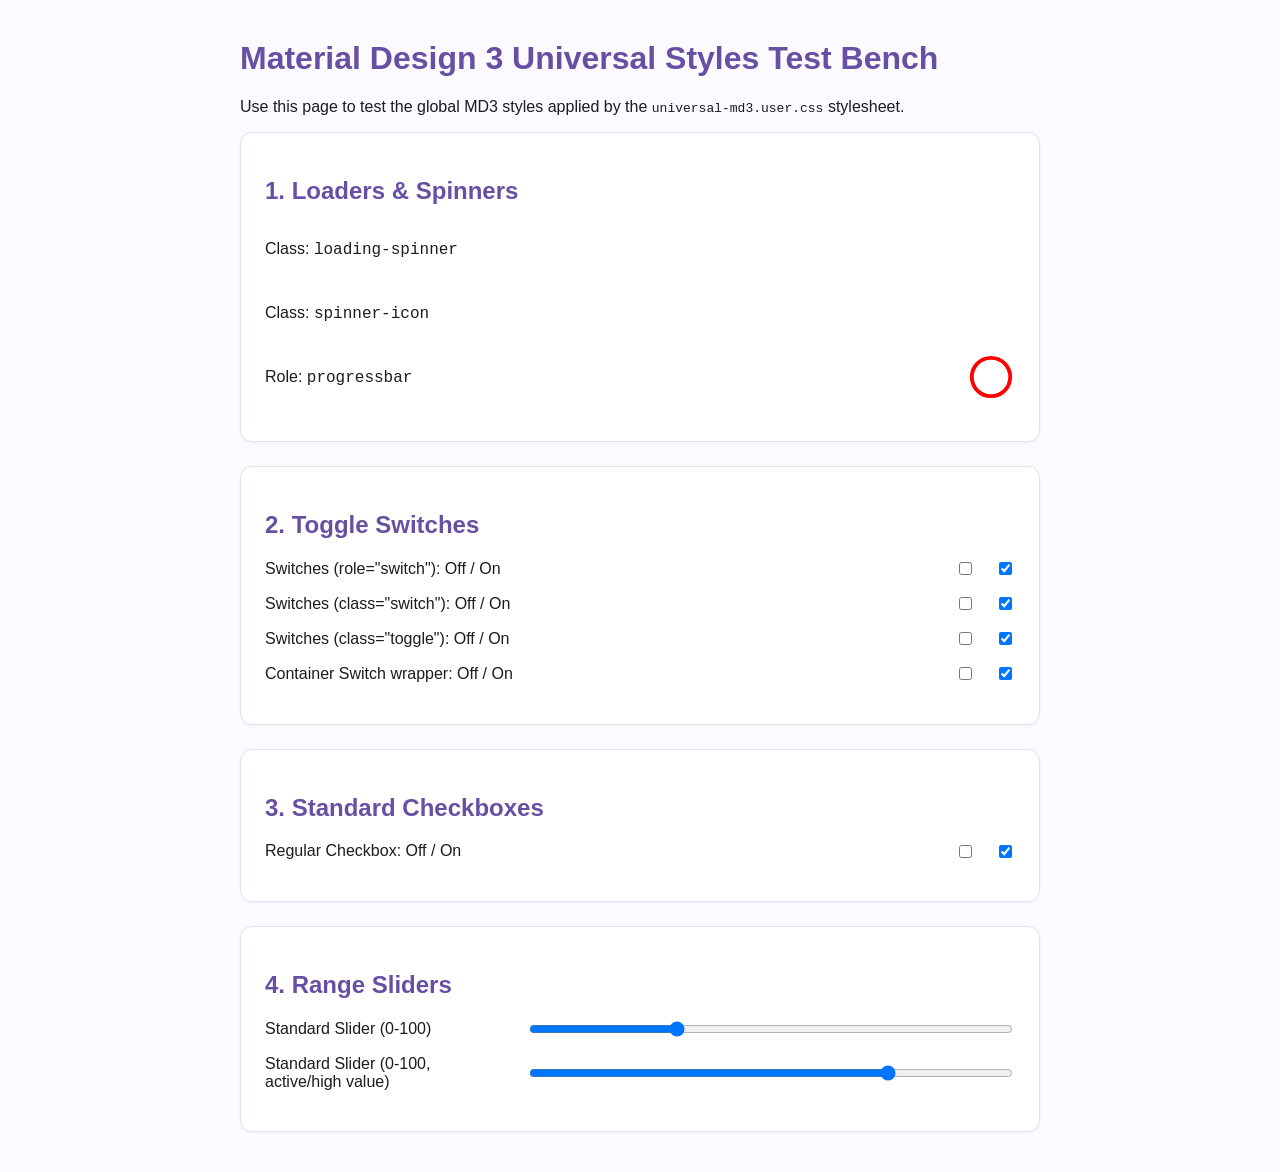
<file: test_universal.html>
<!DOCTYPE html>
<html lang="en">
<head>
  <meta charset="UTF-8">
  <meta name="viewport" content="width=device-width, initial-scale=1.0">
  <title>MD3 Universal Style Test Bench</title>
  <style>
    body {
      font-family: Roboto, -apple-system, BlinkMacSystemFont, "Segoe UI", sans-serif;
      margin: 40px auto;
      max-width: 800px;
      padding: 0 20px;
      background-color: #fbfafe; /* MD3 Light Surface */
      color: #1c1b1f; /* MD3 Light On Surface */
    }

    h1, h2 {
      color: #6750a4; /* MD3 Primary */
    }

    .section {
      background: #ffffff;
      border: 1px solid #e7e0ec;
      border-radius: 12px;
      padding: 24px;
      margin-bottom: 24px;
      box-shadow: 0 1px 3px rgba(0,0,0,0.05);
    }

    .row {
      display: flex;
      align-items: center;
      gap: 20px;
      margin-bottom: 16px;
    }

    .label {
      flex: 1;
      font-size: 16px;
    }

    /* Dummy CSS matching the throbber sizes when not set by loaders to verify rendering */
    .loading-spinner, .spinner-icon, [role="progressbar"] {
      width: 48px;
      height: 48px;
    }
  </style>
  <!-- Link the usercss file directly for easy testing in browser local preview -->
  <link rel="stylesheet" href="universal-md3.user.css">
</head>
<body>

  <h1>Material Design 3 Universal Styles Test Bench</h1>
  <p>Use this page to test the global MD3 styles applied by the <code>universal-md3.user.css</code> stylesheet.</p>

  <!-- Loaders Section -->
  <div class="section">
    <h2>1. Loaders & Spinners</h2>

    <div class="row">
      <div class="label">Class: <code>loading-spinner</code></div>
      <div class="loading-spinner"></div>
    </div>

    <div class="row">
      <div class="label">Class: <code>spinner-icon</code></div>
      <div class="spinner-icon"></div>
    </div>

    <div class="row">
      <div class="label">Role: <code>progressbar</code></div>
      <div role="progressbar">
        <!-- Hidden overlay that should be clipped -->
        <svg viewBox="0 0 100 100"><circle cx="50" cy="50" r="40" stroke="red" stroke-width="8" fill="none" /></svg>
      </div>
    </div>
  </div>

  <!-- Toggles Section -->
  <div class="section">
    <h2>2. Toggle Switches</h2>

    <div class="row">
      <div class="label">Switches (role="switch"): Off / On</div>
      <input type="checkbox" role="switch">
      <input type="checkbox" role="switch" checked>
    </div>

    <div class="row">
      <div class="label">Switches (class="switch"): Off / On</div>
      <input type="checkbox" class="switch">
      <input type="checkbox" class="switch" checked>
    </div>

    <div class="row">
      <div class="label">Switches (class="toggle"): Off / On</div>
      <input type="checkbox" class="toggle">
      <input type="checkbox" class="toggle" checked>
    </div>

    <div class="row">
      <div class="label">Container Switch wrapper: Off / On</div>
      <label class="switch">
        <input type="checkbox">
      </label>
      <label class="switch">
        <input type="checkbox" checked>
      </label>
    </div>
  </div>

  <!-- Standard Checkboxes Section -->
  <div class="section">
    <h2>3. Standard Checkboxes</h2>

    <div class="row">
      <div class="label">Regular Checkbox: Off / On</div>
      <input type="checkbox">
      <input type="checkbox" checked>
    </div>
  </div>

  <!-- Range Sliders Section -->
  <div class="section">
    <h2>4. Range Sliders</h2>

    <div class="row">
      <div class="label">Standard Slider (0-100)</div>
      <input type="range" min="0" max="100" value="30" style="flex: 2;">
    </div>

    <div class="row">
      <div class="label">Standard Slider (0-100, active/high value)</div>
      <input type="range" min="0" max="100" value="75" style="flex: 2;">
    </div>
  </div>

</body>
</html>
</file>
<file: universal-md3.user.css>
/* ==UserStyle==
@name         Universal MD3 Style (Loaders, Toggles, Sliders)
@namespace    github.com/openstyles/stylus
@version      1.0.0
@description  Globally transforms loading indicators, switches/toggles, checkboxes, and sliders into Material Design 3 (MD3) style.
@author       Antigravity
@license      MIT
==/UserStyle== */

@-moz-document regexp("https?://(?!([^/]+\\.)?(youtube\\.com|chatgpt\\.com|chat\\.openai\\.com|gemini\\.google\\.com|google\\.[a-z]{2,4}(\\.[a-z]{2})?)).*") {

  :root {
    /* Safe dynamic color derivation based on website variables + fallbacks */
    --md3-primary: var(--primary, var(--theme-color, var(--accent, var(--main-color, var(--color-primary, var(--color-accent, var(--brand, var(--brand-color, var(--accent-color, var(--primary-color, var(--link-color, var(--color-link, var(--color-brand, var(--color-accent-fg, var(--tg-theme-link-color, var(--tg-theme-button-color, var(--twitter-accent-color, var(--theme-link-color, var(--theme-primary-color, var(--vk-accent, var(--yt-spec-brand-link-text, var(--google-blue-500, var(--gm3-sys-color-primary, #6750a4)))))))))))))))))))))));
    --md3-on-primary: var(--on-primary, var(--color-on-primary, #ffffff));
    --md3-surface-container-highest: color-mix(in srgb, currentColor 12%, transparent);
    --md3-outline: color-mix(in srgb, currentColor 40%, transparent);
  }

  /* ==========================================
     1. MD3 Toggle Switches
     ========================================== */
  input[type="checkbox"][role="switch"],
  input[type="checkbox"].switch,
  input[type="checkbox"].toggle,
  .switch input[type="checkbox"],
  .toggle input[type="checkbox"] {
    appearance: none !important;
    -webkit-appearance: none !important;
    -moz-appearance: none !important;
    width: 52px !important;
    height: 32px !important;
    border-radius: 16px !important;
    background-color: var(--md3-surface-container-highest) !important;
    border: 2px solid var(--md3-outline) !important;
    position: relative !important;
    outline: none !important;
    cursor: pointer !important;
    transition: background-color 0.2s, border-color 0.2s !important;
    box-sizing: border-box !important;
    display: inline-block !important;
    vertical-align: middle !important;
  }

  input[type="checkbox"][role="switch"]::after,
  input[type="checkbox"].switch::after,
  input[type="checkbox"].toggle::after,
  .switch input[type="checkbox"]::after,
  .toggle input[type="checkbox"]::after {
    content: "" !important;
    position: absolute !important;
    top: 50% !important;
    left: 6px !important;
    transform: translateY(-50%) !important;
    width: 16px !important;
    height: 16px !important;
    border-radius: 50% !important;
    background-color: var(--md3-outline) !important;
    transition: left 0.2s, width 0.2s, height 0.2s, background-color 0.2s !important;
  }

  /* Checked Switch State */
  input[type="checkbox"][role="switch"]:checked,
  input[type="checkbox"].switch:checked,
  input[type="checkbox"].toggle:checked,
  .switch input[type="checkbox"]:checked,
  .toggle input[type="checkbox"]:checked {
    background-color: var(--md3-primary) !important;
    border-color: var(--md3-primary) !important;
  }

  input[type="checkbox"][role="switch"]:checked::after,
  input[type="checkbox"].switch:checked::after,
  input[type="checkbox"].toggle:checked::after,
  .switch input[type="checkbox"]:checked::after,
  .toggle input[type="checkbox"]:checked::after {
    left: 22px !important;
    width: 24px !important;
    height: 24px !important;
    background-color: var(--md3-on-primary) !important;
  }

  /* ==========================================
     2. MD3 Standard Checkboxes
     ========================================== */
  input[type="checkbox"]:not([role="switch"]):not(.switch):not(.toggle):not(.switch *):not(.toggle *) {
    appearance: none !important;
    -webkit-appearance: none !important;
    -moz-appearance: none !important;
    width: 18px !important;
    height: 18px !important;
    border-radius: 4px !important;
    border: 2px solid var(--md3-outline) !important;
    position: relative !important;
    outline: none !important;
    cursor: pointer !important;
    background-color: transparent !important;
    transition: background-color 0.2s, border-color 0.2s !important;
    box-sizing: border-box !important;
    display: inline-block !important;
    vertical-align: middle !important;
  }

  input[type="checkbox"]:not([role="switch"]):not(.switch):not(.toggle):not(.switch *):not(.toggle *):checked {
    background-color: var(--md3-primary) !important;
    border-color: var(--md3-primary) !important;
  }

  input[type="checkbox"]:not([role="switch"]):not(.switch):not(.toggle):not(.switch *):not(.toggle *)::after {
    content: "" !important;
    position: absolute !important;
    left: 4px !important;
    top: 1px !important;
    width: 5px !important;
    height: 9px !important;
    border: solid transparent !important;
    border-width: 0 2px 2px 0 !important;
    transform: rotate(45deg) scale(0) !important;
    transition: transform 0.15s ease, border-color 0.15s !important;
  }

  input[type="checkbox"]:not([role="switch"]):not(.switch):not(.toggle):not(.switch *):not(.toggle *):checked::after {
    border-color: var(--md3-on-primary) !important;
    transform: rotate(45deg) scale(1) !important;
  }

  /* ==========================================
     3. MD3 Sliders (Range input)
     ========================================== */
  input[type="range"] {
    appearance: none !important;
    -webkit-appearance: none !important;
    width: 100% !important;
    height: 36px !important;
    background: transparent !important;
    cursor: pointer !important;
    overflow: hidden !important; /* Clips the Webkit thumb shadow within the track */
  }

  /* Webkit Track (Chrome, Safari, Edge, Opera) */
  input[type="range"]::-webkit-slider-runnable-track {
    height: 20px !important;
    background: var(--md3-surface-container-highest) !important;
    border-radius: 6px 20px 20px 6px !important; /* Emulates active/inactive border radiuses */
    border: none !important;
  }

  /* Webkit Thumb (Vertical Handle) */
  input[type="range"]::-webkit-slider-thumb {
    appearance: none !important;
    -webkit-appearance: none !important;
    height: 32px !important;
    width: 4px !important;
    border-radius: 2px !important;
    background: var(--md3-primary) !important;
    border: none !important;
    margin-top: -6px !important; /* Centers 32px handle in 20px track: (20 - 32)/2 = -6px */
    box-shadow: -100vw 0 0 100vw var(--md3-primary) !important; /* Filled track shadow */
    transition: transform 0.1s, background-color 0.2s !important;
  }

  input[type="range"]:active::-webkit-slider-thumb {
    transform: scaleX(1.5) scaleY(1.1) !important;
  }

  /* Firefox Track */
  input[type="range"]::-moz-range-track {
    height: 20px !important;
    background: var(--md3-surface-container-highest) !important;
    border-radius: 6px !important;
    border: none !important;
  }

  /* Firefox Active Track portion */
  input[type="range"]::-moz-range-progress {
    height: 20px !important;
    background-color: var(--md3-primary) !important;
    border-radius: 6px 2px 2px 6px !important;
  }

  /* Firefox Thumb (Vertical Handle) */
  input[type="range"]::-moz-range-thumb {
    height: 32px !important;
    width: 4px !important;
    border: none !important;
    border-radius: 2px !important;
    background: var(--md3-primary) !important;
    transition: transform 0.1s, background-color 0.2s !important;
  }

  input[type="range"]:active::-moz-range-thumb {
    transform: scaleX(1.5) scaleY(1.1) !important;
  }

  /* ==========================================
     4. MD3 Morphing Loading Spinners
     ========================================== */
  .loading-spinner,
  [class*="loading-spinner"],
  [class*="spinner-icon"],
  svg[class*="animate-spin"],
  .animate-spin,
  mat-spinner,
  mat-progress-spinner,
  .mat-mdc-progress-spinner,
  .mat-progress-spinner,
  .gmat-mdc-progress-spinner,
  .thinking-dots-animation[lottie-animation],
  [role="progressbar"]:not(input):not(textarea):not([contenteditable]),
  .anim-rotate,
  .Spinner,
  svg.anim-rotate,
  svg.Spinner,
  svg.Spinner-icon {
    background-color: var(--md3-primary) !important;
    mask-image: url("data:image/svg+xml;utf8,<svg xmlns='http://www.w3.org/2000/svg' viewBox='0 0 768 768'><g><animateTransform attributeName='transform' type='rotate' values='0 384 384;90 384 384;120 384 384;210 384 384;240 384 384;330 384 384;360 384 384;450 384 384;480 384 384;570 384 384;600 384 384;690 384 384;720 384 384' keyTimes='0.0000;0.0800;0.1667;0.2467;0.3333;0.4133;0.5000;0.5800;0.6667;0.7467;0.8333;0.9133;1.0000' keySplines='0.25 0.1 0.25 1;0.5 0 1 0.9;0.25 0.1 0.25 1;0.5 0 1 0.9;0.25 0.1 0.25 1;0.5 0 1 0.9;0.25 0.1 0.25 1;0.5 0 1 0.9;0.25 0.1 0.25 1;0.5 0 1 0.9;0.25 0.1 0.25 1;0.5 0 1 0.9' dur='4.8s' repeatCount='indefinite' calcMode='spline'/><g transform='translate(0, 768) scale(0.1, -0.1)'><path d='M3693 6530 c-23 -5 -70 -21 -105 -35 -35 -15 -101 -42 -148 -62 -99 -41 -123 -57 -208 -135 -48 -44 -75 -61 -120 -74 -31 -9 -89 -35 -127 -59 -100 -60 -134 -68 -270 -71 -156 -2 -345 -21 -394 -38 -21 -7 -58 -29 -82 -48 -24 -20 -69 -51 -100 -69 -85 -50 -191 -170 -240 -270 -23 -46 -52 -95 -64 -109 -33 -35 -62 -105 -69 -170 -15 -127 -30 -197 -49 -235 -41 -82 -145 -214 -277 -350 -123 -127 -138 -147 -164 -213 -16 -43 -48 -96 -76 -130 -71 -86 -75 -104 -75 -352 1 -244 4 -259 79 -364 24 -34 51 -85 60 -112 8 -27 36 -114 61 -193 58 -181 62 -251 21 -451 -35 -172 -31 -236 23 -348 21 -42 46 -102 56 -132 36 -112 70 -161 222 -321 71 -75 94 -89 203 -129 30 -11 76 -37 103 -59 46 -39 86 -57 177 -81 32 -9 55 -24 80 -53 43 -49 84 -91 134 -136 20 -18 52 -64 71 -101 33 -66 78 -122 199 -248 65 -68 98 -89 186 -117 30 -10 78 -33 106 -51 97 -64 114 -68 284 -69 168 0 204 7 324 67 84 42 171 58 326 58 155 0 242 -16 326 -58 118 -59 157 -67 314 -67 157 0 169 3 310 64 47 21 105 46 130 57 31 13 87 60 181 152 120 117 140 142 169 205 24 53 49 89 99 138 36 36 82 83 101 105 23 26 56 47 95 62 33 13 86 44 119 69 57 45 112 71 151 73 45 1 107 43 228 154 139 129 168 169 199 277 11 39 35 107 53 149 49 114 52 176 19 340 -42 208 -39 271 26 461 58 170 74 203 125 267 19 24 39 60 44 80 34 140 40 510 9 598 -8 23 -31 61 -50 85 -20 24 -54 78 -78 119 -31 55 -78 112 -179 215 -195 199 -278 331 -301 478 -33 210 -37 227 -78 280 -22 29 -54 80 -72 114 -46 88 -188 224 -257 247 -30 10 -74 37 -109 67 -31 28 -69 55 -83 61 -35 13 -165 26 -376 37 -191 11 -216 17 -295 80 -28 22 -70 46 -93 52 -63 17 -115 46 -166 94 -53 48 -72 59 -149 86 -30 10 -78 36 -106 58 -28 21 -62 44 -76 52 -30 16 -313 23 -377 9z' fill='white' opacity='1'><animate attributeName='opacity' values='1;1;0;0;1' keyTimes='0;0.1667;0.1697;0.9970;1' dur='4.8s' repeatCount='indefinite' calcMode='linear'/></path><path d='M3710 6476 c-25 -7 -108 -30 -184 -50 -159 -42 -164 -44 -231 -101 -27 -23 -81 -61 -120 -85 -38 -23 -92 -64 -120 -90 -27 -26 -69 -58 -93 -70 -24 -11 -70 -45 -102 -75 -32 -30 -81 -65 -109 -79 -28 -14 -78 -51 -113 -82 -35 -31 -88 -69 -119 -84 -30 -16 -78 -51 -106 -79 -32 -32 -77 -62 -118 -81 -37 -17 -95 -53 -129 -82 -33 -28 -88 -64 -122 -79 -33 -15 -82 -49 -110 -76 -27 -27 -78 -65 -113 -83 -35 -19 -75 -49 -90 -68 -14 -18 -62 -54 -106 -80 -44 -25 -111 -76 -150 -112 -38 -37 -91 -87 -117 -111 -28 -26 -80 -98 -127 -176 -100 -167 -114 -218 -113 -423 0 -165 15 -253 61 -357 34 -78 102 -280 135 -399 13 -46 40 -112 64 -151 34 -56 46 -90 62 -174 25 -132 42 -182 95 -283 36 -67 48 -107 74 -236 25 -127 39 -172 76 -248 30 -60 56 -136 75 -215 48 -196 51 -205 91 -272 22 -35 50 -95 64 -132 29 -79 133 -207 212 -263 26 -18 69 -53 94 -76 26 -23 64 -47 85 -53 171 -45 332 -81 397 -90 127 -18 708 -14 862 5 166 21 384 21 550 0 154 -19 735 -23 862 -5 97 13 383 83 420 103 16 8 46 33 68 56 22 23 53 49 70 57 37 20 136 113 186 176 25 31 46 74 60 120 12 40 43 113 69 162 41 77 53 111 78 235 22 112 39 163 69 225 47 93 77 186 104 328 10 56 29 122 42 147 13 25 36 69 51 98 15 28 40 111 57 184 22 98 39 149 67 198 54 94 59 110 81 224 23 119 34 150 65 191 66 87 96 222 96 431 -1 236 -12 275 -139 482 -49 79 -81 118 -135 164 -39 34 -83 76 -99 94 -15 18 -60 54 -100 81 -39 26 -95 67 -124 90 -28 23 -82 57 -120 76 -37 19 -93 55 -123 79 -30 25 -83 61 -116 81 -34 20 -88 58 -120 83 -33 25 -80 57 -106 70 -25 13 -66 47 -90 75 -31 36 -66 62 -122 90 -43 22 -99 60 -125 83 -25 24 -78 60 -117 79 -46 23 -90 56 -125 92 -30 32 -74 67 -99 80 -25 13 -70 43 -100 67 -30 25 -80 59 -110 77 -30 18 -86 57 -125 86 -39 30 -90 58 -115 65 -25 6 -99 30 -165 52 -104 36 -134 41 -225 44 -69 3 -120 -1 -150 -10z' fill='white' opacity='0'><animate attributeName='opacity' values='0;0;1;1;0;0' keyTimes='0;0.1637;0.1667;0.3333;0.3363;1' dur='4.8s' repeatCount='indefinite' calcMode='linear'/></path><path d='M3920 6233 c-228 -22 -258 -29 -361 -90 -37 -22 -88 -40 -154 -54 -125 -27 -139 -32 -200 -79 -27 -21 -81 -55 -120 -75 -38 -20 -97 -62 -130 -94 -33 -31 -76 -68 -95 -81 -50 -34 -911 -901 -994 -1000 -42 -51 -83 -114 -106 -164 -21 -45 -58 -104 -82 -131 -60 -67 -64 -75 -92 -210 -19 -88 -35 -135 -66 -192 -61 -111 -70 -166 -77 -493 -4 -236 -3 -305 11 -400 20 -134 39 -206 71 -270 13 -25 41 -99 64 -163 30 -88 52 -134 88 -182 30 -40 61 -97 79 -147 23 -65 41 -95 84 -143 31 -33 70 -82 88 -110 17 -27 50 -63 73 -80 22 -16 57 -52 78 -80 27 -35 58 -62 102 -85 35 -19 84 -53 109 -76 25 -23 70 -56 100 -74 30 -18 87 -56 125 -85 64 -49 81 -56 192 -84 68 -17 150 -44 183 -61 142 -72 313 -94 665 -87 363 8 403 14 540 81 76 38 136 60 195 71 106 21 134 33 189 79 25 21 74 52 110 69 36 18 94 59 130 92 36 33 82 71 101 85 46 32 894 881 944 945 22 28 56 68 77 90 21 22 56 78 77 125 22 47 60 108 84 135 60 67 64 75 92 210 19 88 35 135 66 192 61 111 70 166 77 493 4 236 3 305 -11 400 -20 134 -39 206 -71 270 -13 25 -41 99 -64 163 -30 88 -52 134 -88 182 -30 40 -61 97 -79 147 -23 65 -41 95 -84 143 -31 33 -70 83 -88 110 -17 28 -50 63 -73 80 -22 16 -57 52 -78 80 -26 35 -58 62 -101 84 -34 19 -87 55 -116 82 -29 27 -71 57 -93 68 -21 11 -75 47 -118 80 -73 55 -89 62 -189 87 -60 14 -147 44 -194 65 -154 69 -299 90 -607 87 -126 0 -244 -3 -263 -5z' fill='white' opacity='0'><animate attributeName='opacity' values='0;0;1;1;0;0' keyTimes='0;0.3303;0.3333;0.5000;0.5030;1' dur='4.8s' repeatCount='indefinite' calcMode='linear'/></path><path d='M3706 6544 c-22 -8 -65 -36 -95 -62 -31 -27 -85 -68 -120 -91 -35 -24 -80 -59 -100 -78 -20 -19 -63 -52 -96 -73 -33 -22 -77 -59 -98 -84 -21 -26 -61 -61 -90 -80 -29 -18 -67 -49 -85 -69 -57 -65 -74 -69 -322 -83 -124 -7 -273 -13 -333 -14 -117 0 -262 -27 -334 -61 -23 -11 -61 -39 -84 -62 -65 -65 -147 -196 -163 -263 -10 -40 -19 -168 -26 -394 -6 -184 -16 -353 -22 -375 -6 -26 -29 -59 -62 -95 -29 -30 -64 -74 -79 -97 -14 -23 -47 -59 -72 -80 -25 -21 -59 -58 -75 -83 -16 -25 -48 -63 -70 -85 -23 -22 -64 -72 -90 -110 -26 -39 -68 -94 -93 -123 -57 -68 -81 -140 -80 -248 0 -95 26 -161 90 -234 22 -25 59 -73 82 -108 23 -34 61 -84 84 -110 23 -26 56 -70 74 -97 18 -28 53 -67 78 -88 25 -21 58 -57 72 -80 15 -23 50 -67 79 -97 64 -67 71 -92 79 -290 4 -80 10 -230 15 -335 15 -328 51 -411 237 -537 123 -83 128 -84 543 -98 179 -6 347 -15 374 -22 39 -8 60 -22 100 -63 28 -29 70 -64 93 -79 23 -14 58 -46 79 -71 21 -25 63 -61 93 -82 31 -20 69 -52 86 -71 16 -19 62 -56 100 -82 39 -26 95 -69 125 -94 67 -57 126 -76 241 -76 108 0 155 16 228 78 31 27 79 64 106 82 28 18 71 52 96 75 25 23 74 61 110 83 35 22 81 61 102 87 21 25 57 57 80 71 23 15 65 50 93 79 44 45 60 55 105 64 58 11 429 31 572 31 102 0 247 29 315 64 98 49 226 222 251 338 5 23 15 192 21 373 6 182 15 351 21 377 8 35 23 59 63 100 29 30 65 72 79 95 14 23 47 59 72 80 25 21 59 58 75 83 16 25 48 63 70 85 23 22 64 72 90 110 26 39 68 94 93 123 57 68 81 140 80 248 0 95 -26 161 -90 234 -22 25 -54 68 -73 95 -18 28 -50 68 -70 90 -20 23 -60 74 -88 115 -28 41 -69 90 -92 108 -22 19 -53 53 -67 75 -15 23 -50 67 -79 97 -64 67 -71 92 -79 290 -21 490 -24 526 -43 595 -36 135 -71 180 -206 274 -126 87 -91 82 -731 109 -212 9 -228 14 -292 83 -21 23 -57 52 -81 66 -23 14 -61 47 -85 74 -23 26 -70 67 -104 91 -34 24 -71 56 -83 71 -12 15 -55 50 -96 78 -41 27 -96 70 -124 94 -31 28 -69 50 -102 60 -65 19 -219 19 -272 -1z' fill='white' opacity='0'><animate attributeName='opacity' values='0;0;1;1;0;0' keyTimes='0;0.4970;0.5000;0.6667;0.6697;1' dur='4.8s' repeatCount='indefinite' calcMode='linear'/></path><path d='M2515 6064 c-112 -17 -162 -34 -217 -72 -24 -17 -73 -44 -110 -61 -38 -18 -82 -49 -105 -74 -21 -23 -63 -61 -92 -84 -29 -23 -62 -55 -74 -70 -11 -15 -48 -57 -81 -93 -47 -50 -65 -79 -79 -125 -10 -33 -43 -103 -72 -155 -74 -131 -88 -194 -87 -396 1 -201 12 -264 68 -387 60 -132 109 -271 138 -397 14 -58 35 -141 47 -185 21 -74 21 -88 11 -201 -8 -97 -17 -137 -41 -195 -17 -40 -45 -124 -62 -186 -19 -68 -45 -136 -66 -170 -49 -81 -60 -115 -79 -255 -27 -198 -9 -472 38 -593 6 -16 25 -49 40 -73 16 -23 40 -68 54 -98 14 -33 52 -84 92 -127 37 -40 76 -83 87 -97 11 -14 42 -43 69 -65 27 -22 68 -59 90 -83 32 -33 58 -48 115 -67 41 -14 113 -48 160 -75 118 -68 176 -80 391 -80 204 0 276 12 379 65 94 47 272 109 386 134 50 11 117 30 150 41 123 43 317 35 442 -18 38 -16 122 -44 186 -62 71 -20 139 -46 174 -67 79 -48 116 -60 244 -78 139 -19 310 -19 442 0 116 17 174 36 232 76 23 15 70 41 107 58 38 18 82 49 105 74 21 23 63 61 92 84 29 23 62 55 74 70 11 15 48 57 81 93 49 53 65 79 83 135 13 39 45 108 72 154 70 118 84 185 83 387 -1 201 -12 264 -68 386 -62 136 -110 276 -134 388 -12 52 -31 120 -43 150 -30 77 -30 296 1 380 34 93 70 201 96 290 14 47 39 107 57 135 44 70 56 107 75 247 27 198 9 472 -38 593 -6 17 -25 49 -40 73 -16 23 -40 68 -54 98 -14 33 -52 84 -92 127 -37 40 -76 83 -87 97 -11 14 -42 43 -69 65 -28 22 -67 59 -89 82 -30 33 -55 47 -115 67 -42 14 -115 48 -161 76 -116 68 -177 80 -393 80 -207 0 -270 -12 -399 -73 -103 -48 -266 -104 -399 -137 -47 -11 -121 -30 -165 -42 -74 -19 -89 -20 -201 -10 -96 8 -136 16 -191 40 -38 16 -122 44 -186 62 -71 20 -139 46 -174 67 -79 48 -116 60 -244 78 -132 18 -331 18 -454 -1z' fill='white' opacity='0'><animate attributeName='opacity' values='0;0;1;1;0;0' keyTimes='0;0.6637;0.6667;0.8333;0.8363;1' dur='4.8s' repeatCount='indefinite' calcMode='linear'/></path><path d='M4560 6233 c-100 -10 -264 -48 -396 -92 -82 -27 -189 -57 -238 -67 -73 -14 -102 -26 -155 -62 -84 -56 -124 -76 -186 -92 -68 -18 -102 -36 -155 -83 -25 -21 -79 -56 -120 -77 -41 -21 -91 -55 -110 -75 -19 -20 -65 -52 -102 -71 -36 -18 -92 -58 -125 -87 -32 -30 -83 -70 -113 -90 -30 -19 -75 -56 -100 -82 -25 -26 -71 -65 -102 -86 -32 -22 -76 -64 -99 -94 -22 -29 -51 -61 -64 -69 -13 -9 -48 -47 -77 -86 -29 -38 -108 -130 -176 -205 -93 -102 -131 -152 -154 -203 -20 -43 -53 -90 -93 -132 -46 -47 -69 -81 -85 -125 -12 -33 -43 -89 -69 -125 -63 -84 -74 -108 -101 -208 -17 -62 -34 -98 -70 -147 -37 -50 -53 -84 -69 -147 -23 -90 -75 -252 -114 -363 -36 -98 -51 -301 -44 -597 7 -294 23 -376 94 -483 18 -27 44 -83 58 -125 30 -89 52 -126 123 -212 29 -34 66 -80 83 -101 17 -21 56 -56 87 -79 31 -23 83 -65 114 -95 62 -58 79 -66 185 -94 39 -10 111 -38 160 -63 135 -69 213 -79 543 -74 308 6 384 18 627 97 81 27 188 57 238 67 77 15 100 25 168 71 46 31 105 61 145 74 98 30 123 42 176 88 27 23 83 59 125 81 42 21 92 55 111 75 19 20 66 53 104 73 38 20 95 59 125 87 31 29 83 70 116 92 33 23 78 60 100 83 22 23 66 60 97 81 32 22 76 63 97 92 22 29 53 62 70 75 16 12 44 43 62 69 18 27 60 78 93 114 181 195 218 241 248 306 20 45 52 90 93 133 48 50 68 80 86 128 12 35 42 89 67 120 58 75 77 113 100 206 11 43 32 94 46 114 14 20 37 53 51 72 15 22 38 88 60 170 19 74 53 182 75 239 57 146 64 208 65 566 0 265 -3 322 -18 393 -22 97 -35 130 -77 192 -16 25 -40 74 -51 110 -25 75 -64 156 -79 165 -6 4 -45 49 -86 101 -41 52 -101 113 -132 136 -31 22 -83 65 -114 95 -62 58 -79 66 -185 94 -39 10 -111 38 -160 63 -127 65 -206 76 -502 74 -130 0 -252 -3 -271 -5z' fill='white' opacity='0'><animate attributeName='opacity' values='0;0;1;1;0' keyTimes='0;0.8303;0.8333;0.9970;1' dur='4.8s' repeatCount='indefinite' calcMode='linear'/></path></g></g></svg>") !important;
    mask-size: contain !important;
    -webkit-mask-size: contain !important;
    mask-position: center center !important;
    -webkit-mask-position: center center !important;
    mask-repeat: no-repeat !important;
    -webkit-mask-repeat: no-repeat !important;
    border: none !important;
    border-radius: 0 !important;
  }

  /* Hide inner drawings of spinners so they do not show underneath our mask-image */
  .anim-rotate > *,
  .Spinner > *,
  svg.anim-rotate > *,
  svg.Spinner > *,
  .loading-spinner svg,
  [class*="loading-spinner"] svg,
  [class*="spinner-icon"] svg,
  svg[class*="animate-spin"] svg,
  .animate-spin svg,
  mat-spinner svg,
  mat-progress-spinner svg,
  .mat-mdc-progress-spinner svg,
  .mat-progress-spinner svg,
  .gmat-mdc-progress-spinner svg,
  .thinking-dots-animation[lottie-animation] svg,
  [role="progressbar"]:not(input):not(textarea):not([contenteditable]) svg,
  [role="progressbar"]:not(input):not(textarea):not([contenteditable]) > * {
    display: none !important;
  }

  /* Override specific spin styles to allow smooth SMIL internal rotations to dominate */
  svg.anim-rotate,
  svg.Spinner,
  .anim-rotate,
  .Spinner {
    animation: none !important;
  }

}

}
</file>
